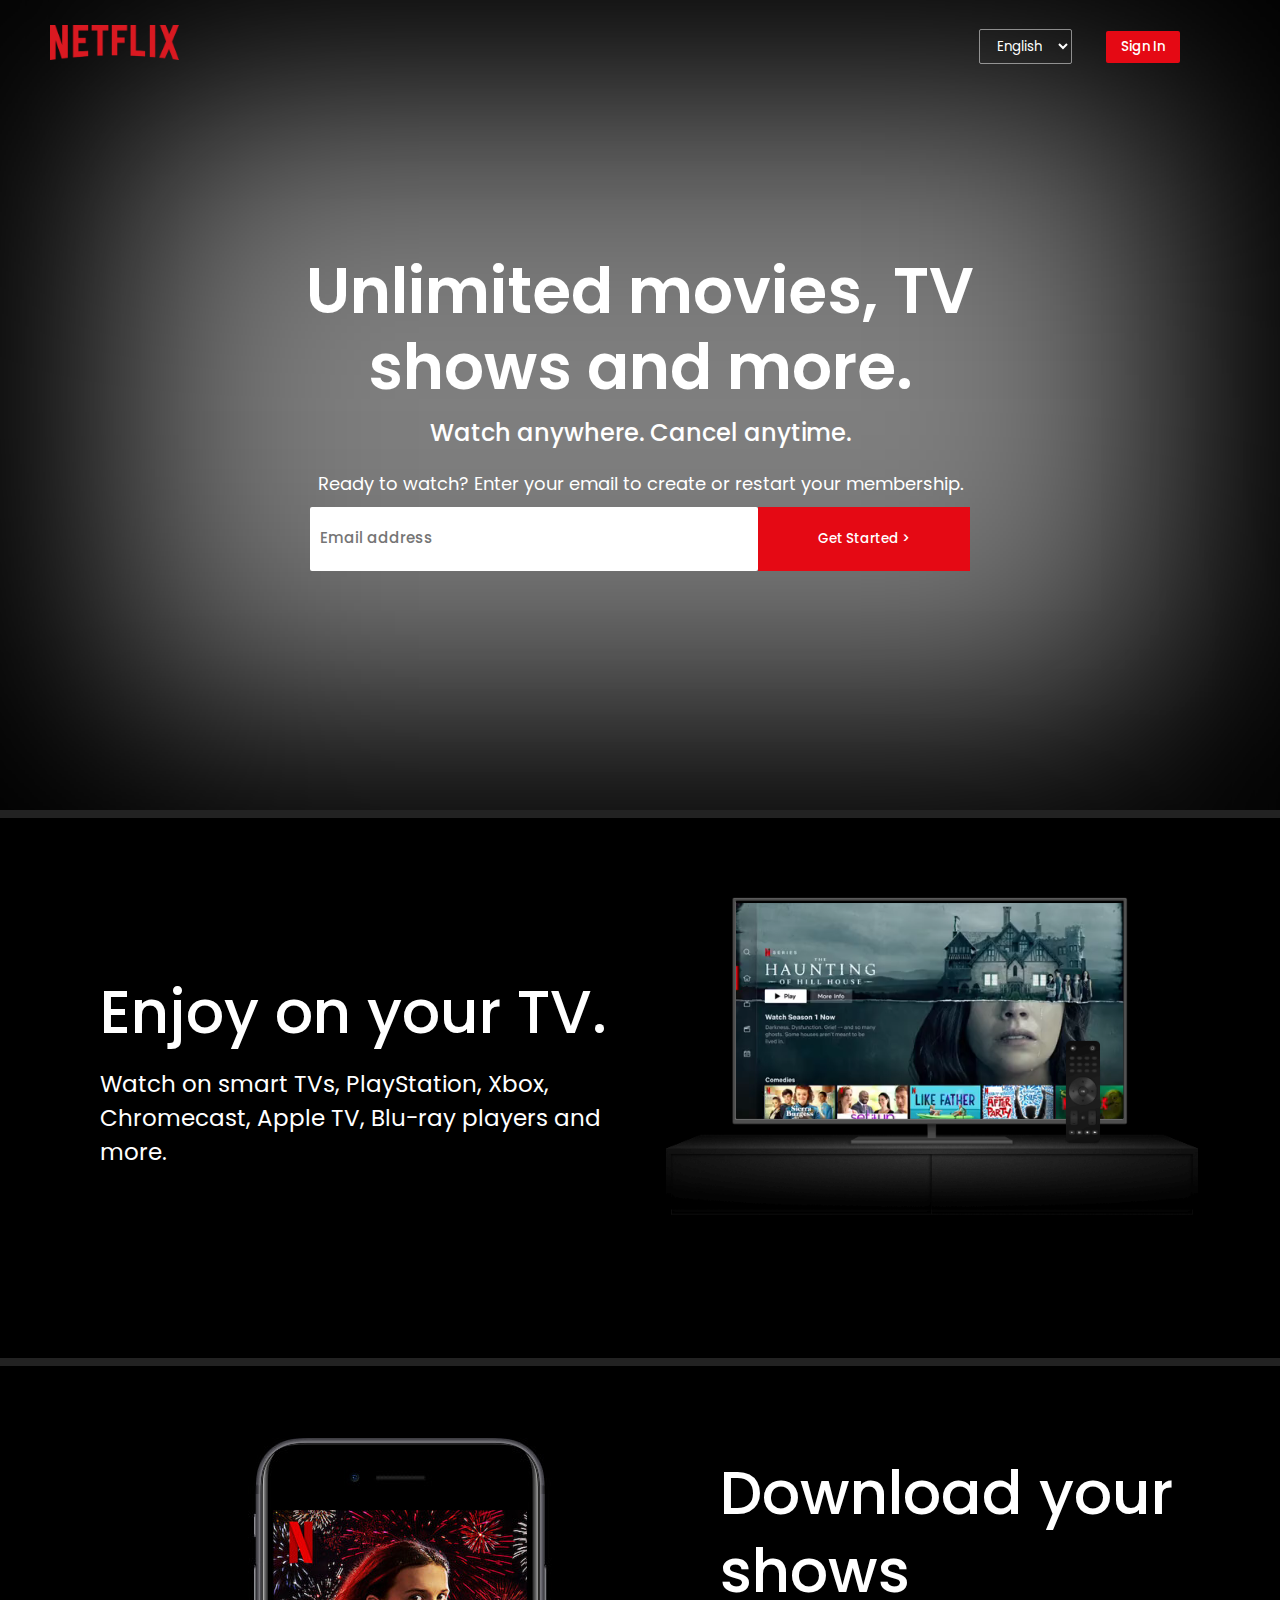
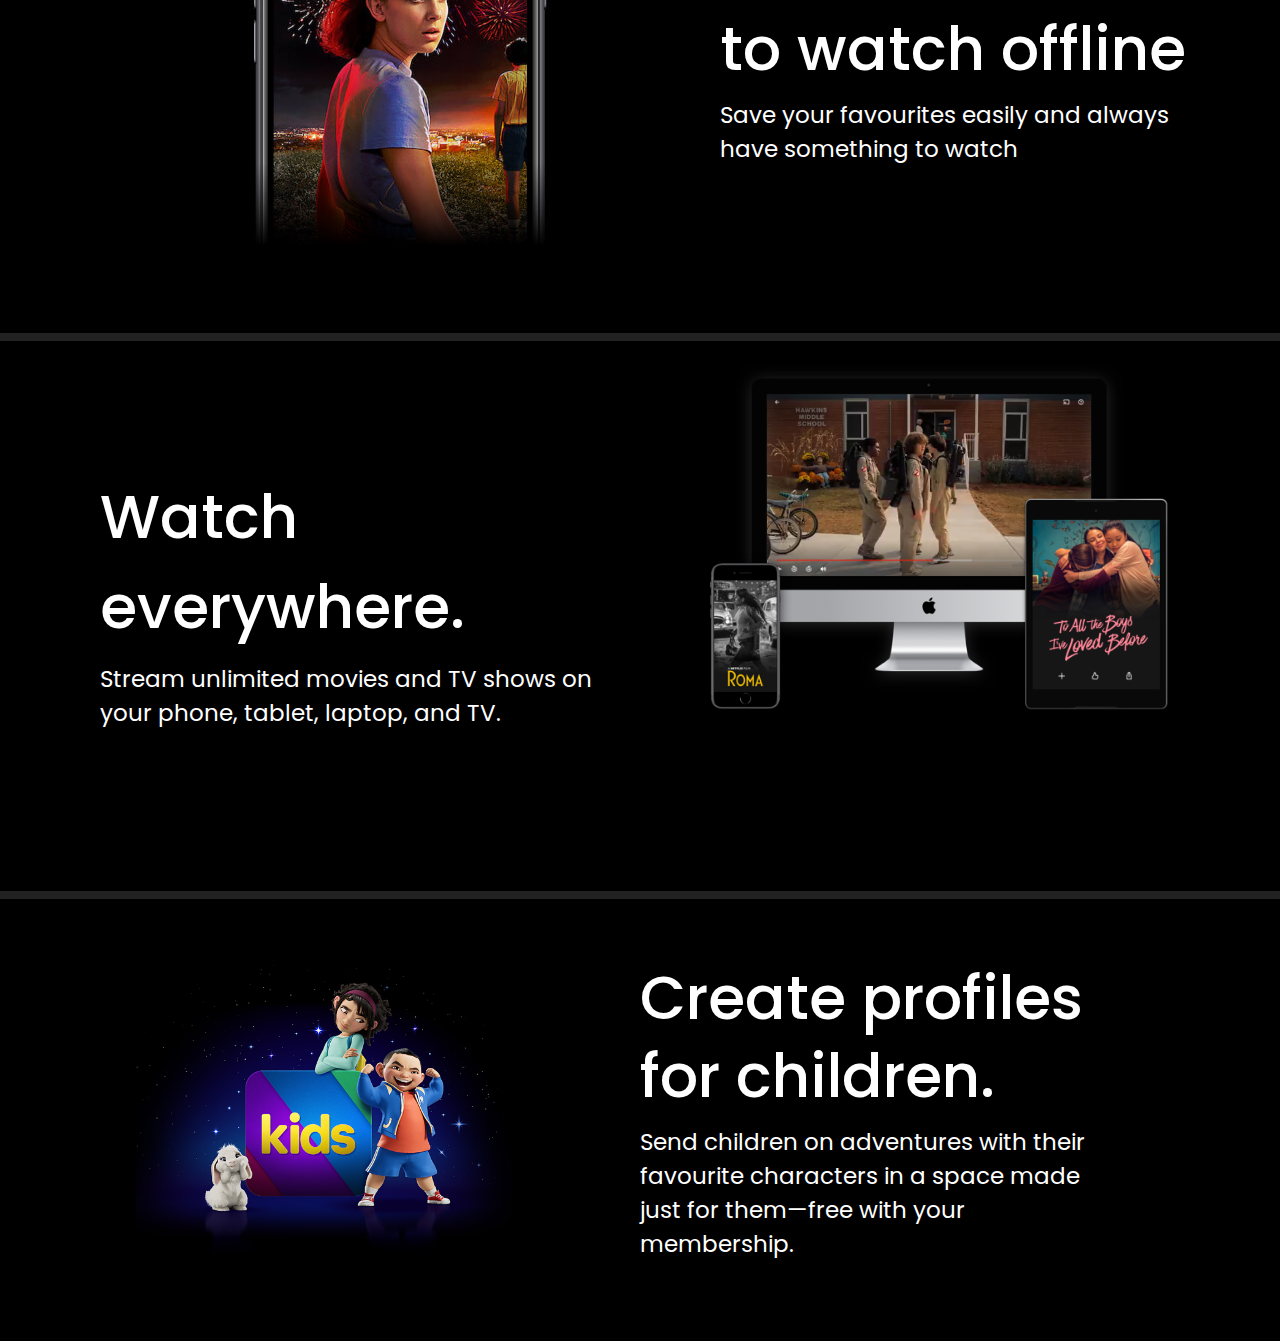
<file: index.html>
<!DOCTYPE html>
<html lang="en">
<head>
    <meta charset="UTF-8">
    <meta http-equiv="X-UA-Compatible" content="IE=edge">
    <meta name="viewport" content="width=device-width, initial-scale=1.0">
    <title>Netflix India – Watch TV Shows Online, Watch Movies Online</title>
    <link rel="stylesheet" href="./css/style.css">
    <link href='https://unpkg.com/boxicons@2.1.2/css/boxicons.min.css' rel='stylesheet'>

    <link rel="shortcut icon" href="./images/tab-icon.png" type="image/x-icon">
</head>
<body>
    <!-- Header section starts -->
    <header class="header" id="header">

        <div class="navbar">
            <a href="#" class="logo"><img src="./images/logo.png" alt=""></a>

            <div class="nav-btn">

                <select id="select" class="select">
                    <option value="/in/en">English</option>
                    <option value="/in/hi">हिन्दी</option>
                </select>

                <button class="sign-in" href="./sign-in.html" type="button">Sign In</button>
                <!-- <a href="#" class="sign-in">Sign In</a> -->
            </div>
        </div>

        <div class="main-content">
            <h1>Unlimited movies, TV <br> shows and more.</h1>

            <p class="para-1">Watch anywhere. Cancel anytime.</p>
            <p class="para-2">Ready to watch? Enter your email to create or restart your membership.</p>

            <input type="email" id="email" placeholder="Email address">
            <button class="get-started" type="button">Get Started ></button>
        </div>

    </header>
    <!-- Header section ends -->

    <!-- ENJOY section starts -->
    <section class="enjoy" id="enjoy">
        <div class="enjoy-content">
            <h1>Enjoy on your TV.</h1>
            <p>Watch on smart TVs, PlayStation, Xbox, Chromecast, Apple TV, Blu-ray players and more.</p>
        </div>

        <div class="enjoy-img">
            <img src="./images/tv.png" alt="">
            <video class="vdo" autoplay="" muted="" playsinline="" loop="">
                <source src="./videos/video1.m4v" type="video/mp4">
            </video>
        </div>
    </section>
    <!-- ENJOY section ends -->

    <!-- DOWNLOAD section starts -->
    <section class="download" id="download">
        <div class="download-img">
            <img src="./images/download.jpg" alt="">

            <!-- <div class="box">
                <img class="img1" src="./images/boxshot.png" alt="">

                <p>Stranger things <br> 
                <a href="#">Downloading...</a>
                </p>

                <img src="https:/assets.nflxext.com/ffe/siteui/acquisition/ourStory/fuji/desktop/download-icon.gif" alt="" class="img2">
            </div> -->

        </div>

        <div class="download-content">
            <h1>Download your shows <br> to watch offline</h1>
            <p>Save your favourites easily and always have something to watch</p>
        </div>
    </section>
    <!-- DOWNLOAD section ends -->
    


    <!-- WATCH section starts -->
    <section class="enjoy watch" id="watch">
        <div class="enjoy-content">
            <h1>Watch everywhere.</h1>
            <p>Stream unlimited movies and TV shows on your phone, tablet, laptop, and TV.</p>
        </div>

        <div class="enjoy-img">
            <img src="./images/computer.png" alt="">
            <video class="vdo2" autoplay="" muted="" playsinline="" loop="">
                <source src="./videos/video2.m4v" type="video/mp4">
            </video>
        </div>
    </section>
    
    <!-- WATCH section ends -->


    <!-- KIDS section starts -->
    <section class="download kids" id="kids">
        <div class="kids-img download-img">
            <img src="./images/create_profile.png" alt="">
        </div>
        <div class="kids-content download-content">
            <h1>Create profiles for children.</h1>
            <p>Send children on adventures with their favourite characters in a space made just for them—free with your membership.</p>
        </div>
    </section>
    <!-- KIDS section ends -->
</body>
</html>
</file>
<file: css/style.css>
@import url('https://fonts.googleapis.com/css2?family=Poppins:wght@200;300;400;500;600;700;800;900&display=swap');

*{
    margin: 0;
    padding: 0;
    box-sizing: border-box;
    font-family: 'Poppins', sans-serif;
    text-decoration: none;
    outline: none;
    border: none;
}

html{
    scroll-behavior: smooth;
}

/* Header section */
.header{
    width: 100%;
    height: 90vh;
    background: url("https://i.ibb.co/vXqDmnh/background.jpg") no-repeat center center/cover;
    position: relative;
}

.header::after{
    content: "";
    position: absolute;
    top: 0;
    left: 0;
    right: 0;
    width: 100%;
    height: 90vh;
    background: rgba(0, 0, 0, 0.5);
    box-shadow: inset 120px 100px 250px #000,
                inset -120px -100px 250px #000;
    z-index: 1;
}

.header .navbar{
    display: flex;
    justify-content: space-between;
    align-items: center;
    position: relative;
    padding: 25px 50px;
    z-index: 2;
}

.header .navbar .logo img{
    height: 35px;
}

.header .navbar .sign-in{
    color: #fff;
    background: #e50914;
    padding: 6px 15px;
    border-radius: 2px;
    font-weight: 500;
    margin-right: 50px;
    cursor: pointer;
}

.header .navbar .select{
    background: transparent;
    color: #fff;
    border-radius: 2px;
    border: 1px solid rgba(255, 255, 255, 0.5);
    padding: 6px 13px;
    margin-right: 30px;
}

.header .navbar .select:hover{
    border: 1px solid #fff;
}

.header .navbar .select option{
    background: rgb(83, 80, 80);
}


/* Main Content */
.header .main-content{
    position: relative;
    top: 20%;
    width: 100%;
    color: #fff;
    text-align: center;
    z-index: 4;
}

.header .main-content h1{
    font-size: 63px;
    font-weight: 550;
    line-height: 1.2;
    padding-bottom: 10px;
}

.header .main-content .para-1{
    font-size: 24px;
    font-weight: 500;
    padding-bottom: 20px;
}

.header .main-content .para-2{
    font-size: 18px;
    font-weight: 400;
    padding-bottom: 10px;
}


.header .main-content input{
    width: 35%;
    padding: 22px 10px;
    border-radius: 2px;
}

.header .main-content input::-webkit-input-placeholder{
    font-size: 15px;
    font-weight: 500;
}


.header .main-content button{
    background: #e50914;
    padding: 22px 60px;
    color: #fff;
    font-weight: 500;
    margin-left: -0.3%;
}


/* Enjoy Section */
.enjoy{
    background: #000;
    border-top: 8px solid #222;
    padding: 20px;
    padding-top: 0px;
    padding-bottom: 40px;

    display: flex;
    justify-content: space-evenly;
    align-items: center;
}

.enjoy .enjoy-content{
    flex: 1 1 400px;
    margin-left: 80px;
    margin-right: 2%;
}

.enjoy .enjoy-content h1{
    font-size: 60px;
    font-weight: 500;
    color: #fff;
    padding-bottom: 10px;
}

.enjoy .enjoy-content p{
    color: #fff;
    font-size: 23px;
}

.enjoy .enjoy-img{
    flex: 1 1 400px;
    margin-right: 5%;
    margin-left: 10px;

    width: 80%;
    height: 500px;
    position: relative;
    overflow: hidden;
}

.enjoy .enjoy-img img{
    width: 100%;
    position: absolute;
}

.enjoy .enjoy-img .vdo{
    margin-left: 13%;
    margin-top: 16%;
    width: 73%;
}

/* DOWNLOAD section */
.download{
    background: #000;
    border-top: 8px solid #222;
    padding: 0 80px 80px;
    display: flex;
    justify-content: space-between;
    align-items: center;
}

.download .download-img{
    flex: 1 1 400px;
}


.download .download-img .box{
    display: flex;
    justify-content: space-around;
    align-items: center;
    border: 2px solid rgba(255, 255, 255, 0.2);
    border-radius: 10px;
    background: #000;
    color: #fff;
    padding: 10px 5px;
    margin: 0 auto;
    width: 60%;
    overflow: hidden;
    position: relative;
    margin-top: -22%;
}

.download .download-content .box .img1{
    width: 10%;
    height: 1%;
    cursor: pointer;
}

.download .download-content .box p{
    font-size: 12px;
}

.download .download-content .box .img2{
    width: 15%;
    height: 15%;
    cursor: pointer;
}


.download .download-content{
    flex: 1 1 400px;
    color: #fff;
}

.download .download-content h1{
    font-size: 60px;
    font-weight: 500;
    line-height: 1.3;
    padding-bottom: 10px;
}

.download .download-content p{
    font-size: 23px;
}


/* WATCH section  */
.watch{
    padding-top: 10px;
}

.watch .vdo2{
    margin-left: 19%;
    margin-top: 8%;
    width: 61%;
}


/* KIDS section */

.kids{
    padding-top: 60px;
}

.kids .kids-img{
    flex: 1 1 400px;
}

.kids .kids-img img{
    width: 80%;
    height: 50%;
    padding-left: 10%;
}

.kids .kids-content{
    flex: 1 1 400px;
    padding-right: 10%;
}
</file>
